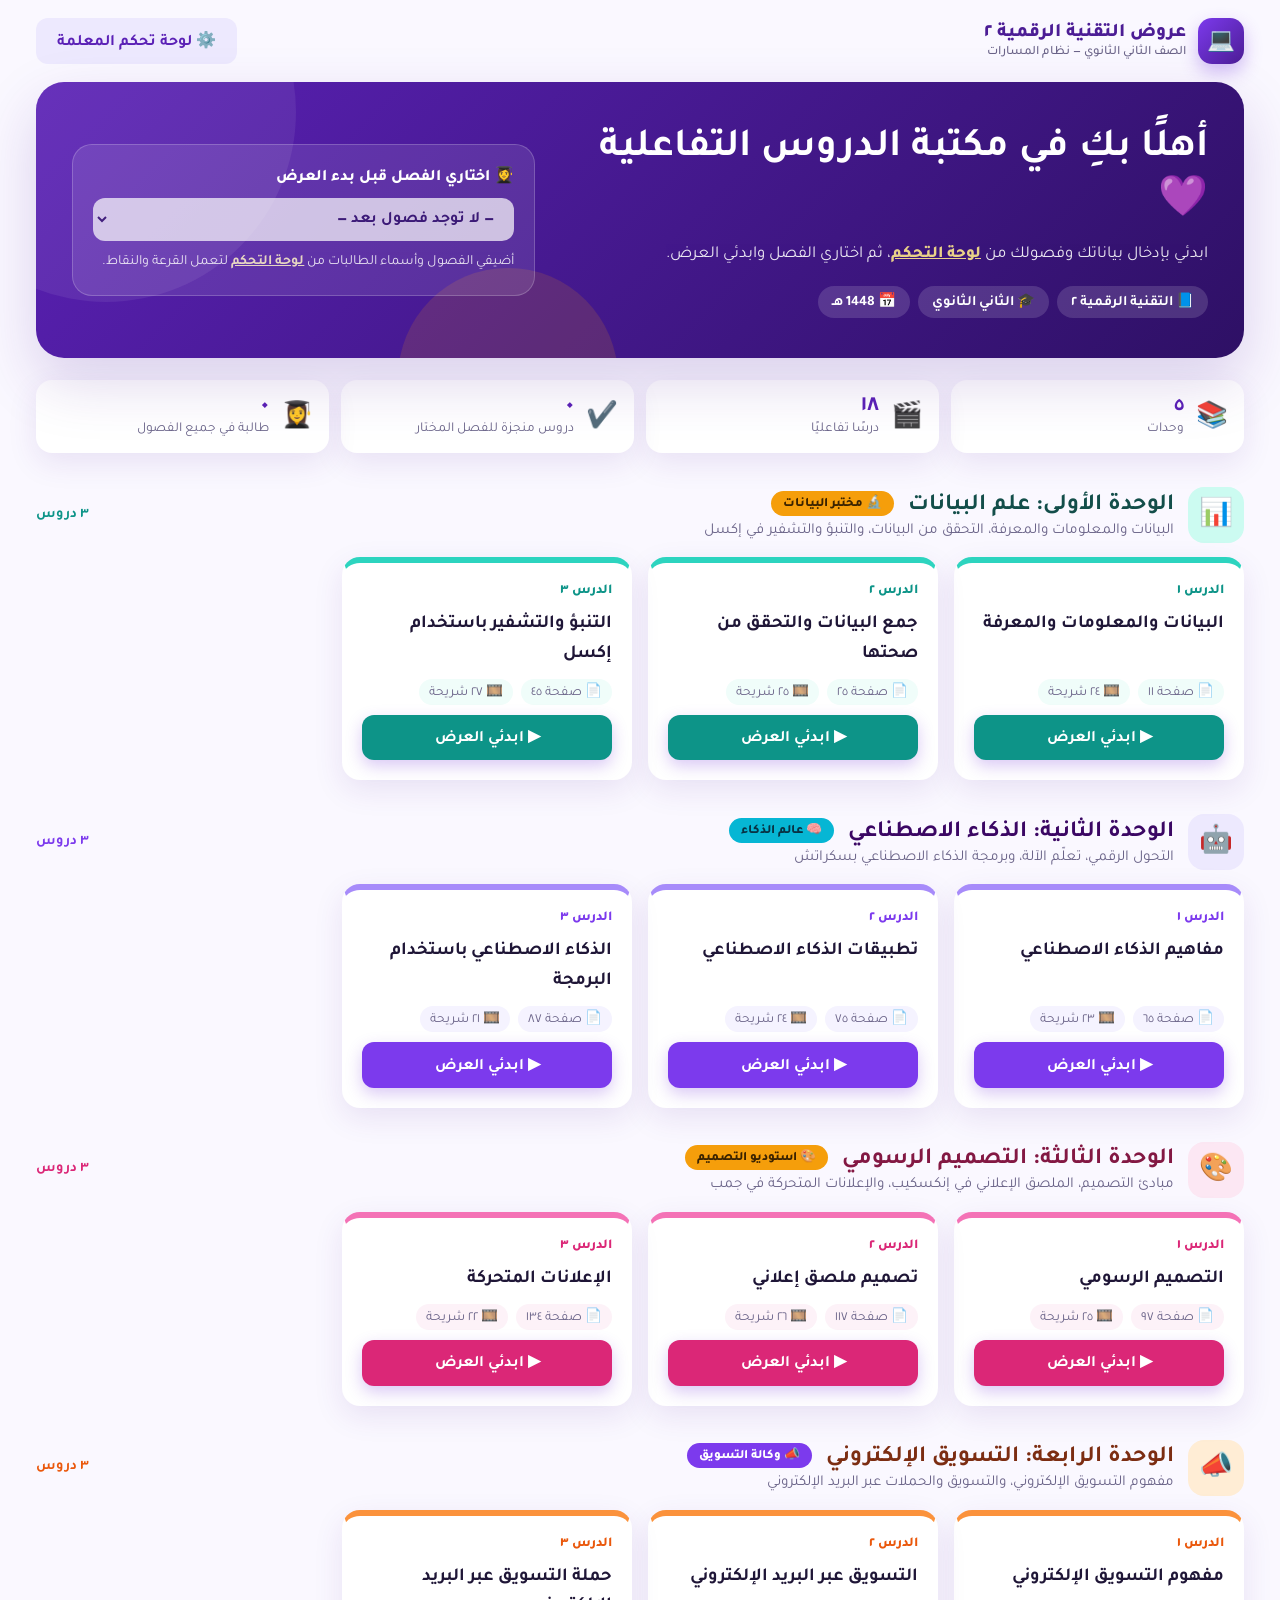
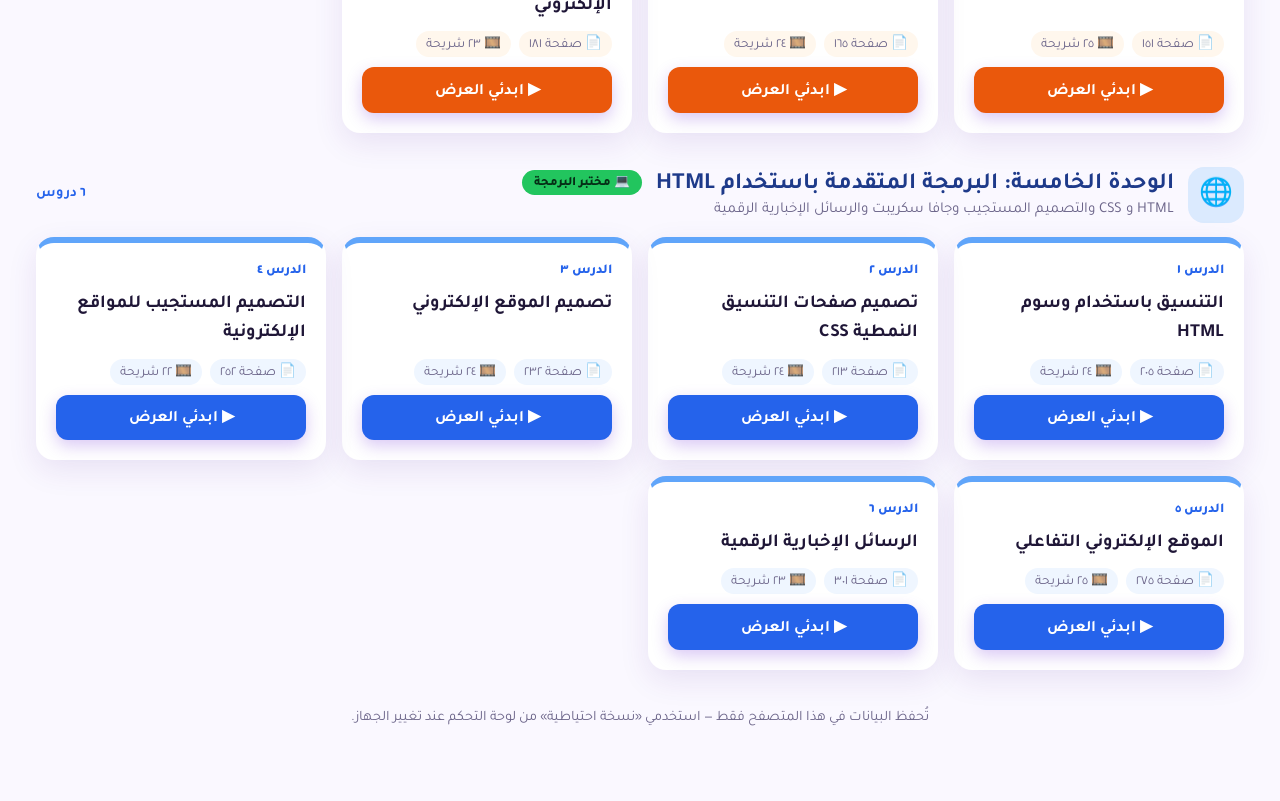
<file: index.html>
<!doctype html>
<html lang="ar" dir="rtl">
<head>
  <meta charset="utf-8">
  <meta name="viewport" content="width=device-width, initial-scale=1">
  <title>مكتبة الدروس — التقنية الرقمية ٢</title>
  <link rel="preconnect" href="https://fonts.googleapis.com">
  <link rel="preconnect" href="https://fonts.gstatic.com" crossorigin>
  <link href="https://fonts.googleapis.com/css2?family=Tajawal:wght@400;500;700;800;900&display=swap" rel="stylesheet">
  <link rel="stylesheet" href="css/style.css">
</head>
<body>
  <div class="page">

    <!-- الشريط العلوي -->
    <header class="topbar">
      <a class="brand" href="index.html">
        <span class="logo">💻</span>
        <span>عروض التقنية الرقمية ٢<small id="bookLine">الصف الثاني الثانوي — نظام المسارات</small></span>
      </a>
      <a class="btn ghost" href="dashboard.html">⚙️ لوحة تحكم المعلمة</a>
    </header>

    <!-- الترحيب واختيار الفصل -->
    <section class="hero">
      <div style="position:relative;z-index:1">
        <h1 id="welcome">أهلًا بكِ في مكتبة الدروس التفاعلية 💜</h1>
        <p id="welcomeSub">اختاري الفصل، ثم ابدئي عرض أي درس بضغطة واحدة.</p>
        <div class="hero-meta" id="heroMeta"></div>
      </div>
      <div class="class-box">
        <label for="classSelect">👩‍🎓 اختاري الفصل قبل بدء العرض</label>
        <select id="classSelect" class="input"></select>
        <div class="hint" id="classHint"></div>
      </div>
    </section>

    <!-- إحصائيات سريعة -->
    <div class="stats-row" id="statsRow"></div>

    <!-- الوحدات والدروس -->
    <main id="units"></main>

    <p class="footer-note">تُحفظ البيانات في هذا المتصفح فقط — استخدمي «نسخة احتياطية» من لوحة التحكم عند تغيير الجهاز.</p>
  </div>

  <script src="data/lessons.js"></script>
  <script src="js/storage.js"></script>
  <script>
    /* =========================================================
       منطق الصفحة الرئيسية (مكتبة الدروس)
       ========================================================= */
    (function () {
      'use strict';
      const data = window.LESSONS_DATA || { units: [] };
      const st = Store.get();
      const t = st.teacher;
      const $ = function (id) { return document.getElementById(id); };
      const esc = function (s) {
        return String(s || '').replace(/&/g, '&amp;').replace(/</g, '&lt;').replace(/>/g, '&gt;').replace(/"/g, '&quot;');
      };
      const arNum = function (n) { return String(n).replace(/\d/g, function (d) { return '٠١٢٣٤٥٦٧٨٩'[d]; }); };

      /* الترحيب باسم المعلمة والمدرسة */
      if (t.name) $('welcome').textContent = 'أهلًا بكِ يا أ. ' + t.name + ' 💜';
      const meta = [];
      if (t.school) meta.push('🏫 ' + t.school);
      if (t.subject) meta.push('📘 ' + t.subject);
      if (t.grade) meta.push('🎓 ' + t.grade);
      if (t.term) meta.push('🗓️ ' + t.term);
      if (t.year) meta.push('📅 ' + t.year);
      $('heroMeta').innerHTML = meta.map(function (m) { return '<span class="pill">' + esc(m) + '</span>'; }).join('');
      if (!t.name) $('welcomeSub').innerHTML = 'ابدئي بإدخال بياناتك وفصولك من <a href="dashboard.html" style="color:#fde68a;font-weight:800">لوحة التحكم</a>، ثم اختاري الفصل وابدئي العرض.';

      /* قائمة الفصول */
      const sel = $('classSelect');
      function fillClasses() {
        sel.innerHTML = '';
        if (!st.classes.length) {
          sel.appendChild(new Option('— لا توجد فصول بعد —', ''));
          sel.disabled = true;
          $('classHint').innerHTML = 'أضيفي الفصول وأسماء الطالبات من <a href="dashboard.html">لوحة التحكم</a> لتعمل القرعة والنقاط.';
          return;
        }
        sel.disabled = false;
        st.classes.forEach(function (c) {
          sel.appendChild(new Option(c.name + ' (' + arNum(c.students.length) + ' طالبة)', c.id));
        });
        if (!Store.getClass(st.currentClassId)) Store.update(function (d) { d.currentClassId = d.classes[0].id; }, true);
        sel.value = st.currentClassId;
        $('classHint').textContent = 'تُستخدم أسماء طالبات هذا الفصل في القرعة والنقاط، وتظهر ✔️ على الدروس المنجزة له.';
      }
      sel.addEventListener('change', function () {
        Store.update(function (d) { d.currentClassId = sel.value; }, true);
        renderUnits();
      });

      /* الإحصائيات السريعة */
      function renderStats() {
        const total = data.units.reduce(function (n, u) { return n + u.lessons.length; }, 0);
        const doneHere = st.currentClassId ? st.completed.filter(function (x) { return x.classId === st.currentClassId; }).length : 0;
        const students = st.classes.reduce(function (n, c) { return n + c.students.length; }, 0);
        const chips = [
          ['📚', arNum(data.units.length), 'وحدات'],
          ['🎬', arNum(total), 'درسًا تفاعليًا'],
          ['✔️', arNum(doneHere), 'دروس منجزة للفصل المختار'],
          ['👩‍🎓', arNum(students), 'طالبة في جميع الفصول']
        ];
        $('statsRow').innerHTML = chips.map(function (c) {
          return '<div class="stat-chip"><span class="ico">' + c[0] + '</span><div><b>' + c[1] + '</b><span>' + c[2] + '</span></div></div>';
        }).join('');
      }

      /* بطاقات الوحدات والدروس */
      function renderUnits() {
        const wrap = $('units');
        wrap.innerHTML = '';
        const cid = st.currentClassId;
        data.units.forEach(function (u, ui) {
          const done = u.lessons.filter(function (l) { return cid && Store.isCompleted(cid, l.id); }).length;
          const block = document.createElement('section');
          block.className = 'unit-block theme-' + (u.theme || u.id);   // ثيم الوحدة
          block.innerHTML =
            '<div class="unit-head">' +
              '<div class="unit-num">' + esc(u.icon || '📘') + '</div>' +
              '<div><h2>' + esc(u.title) + (u.themeName ? ' <span class="theme-pill">' + esc(u.themeName) + '</span>' : '') + '</h2><p>' + esc(u.subtitle || '') + '</p></div>' +
              '<div class="unit-progress">' + (cid ? arNum(done) + ' / ' + arNum(u.lessons.length) + ' منجزة' : arNum(u.lessons.length) + ' دروس') + '</div>' +
            '</div>';
          const grid = document.createElement('div');
          grid.className = 'lessons-grid';
          u.lessons.forEach(function (l, li) {
            const isDone = cid && Store.isCompleted(cid, l.id);
            const url = 'presentation.html?lesson=' + encodeURIComponent(l.id) + (cid ? '&class=' + encodeURIComponent(cid) : '');
            const card = document.createElement('article');
            card.className = 'lesson-card' + (isDone ? ' done' : '');
            card.innerHTML =
              (isDone ? '<span class="done-badge">✔️ تم شرحه</span>' : '') +
              '<div class="l-num">الدرس ' + arNum(li + 1) + '</div>' +
              '<h3>' + esc(l.title) + '</h3>' +
              '<div class="l-meta"><span>📄 صفحة ' + arNum(l.page) + '</span><span>🎞️ ' + arNum((l.slides || []).length) + ' شريحة</span></div>' +
              '<a class="btn" href="' + url + '">▶ ابدئي العرض</a>';
            grid.appendChild(card);
          });
          block.appendChild(grid);
          wrap.appendChild(block);
        });
        renderStats();
      }

      fillClasses();
      renderUnits();
    })();
  </script>
</body>
</html>
</file>
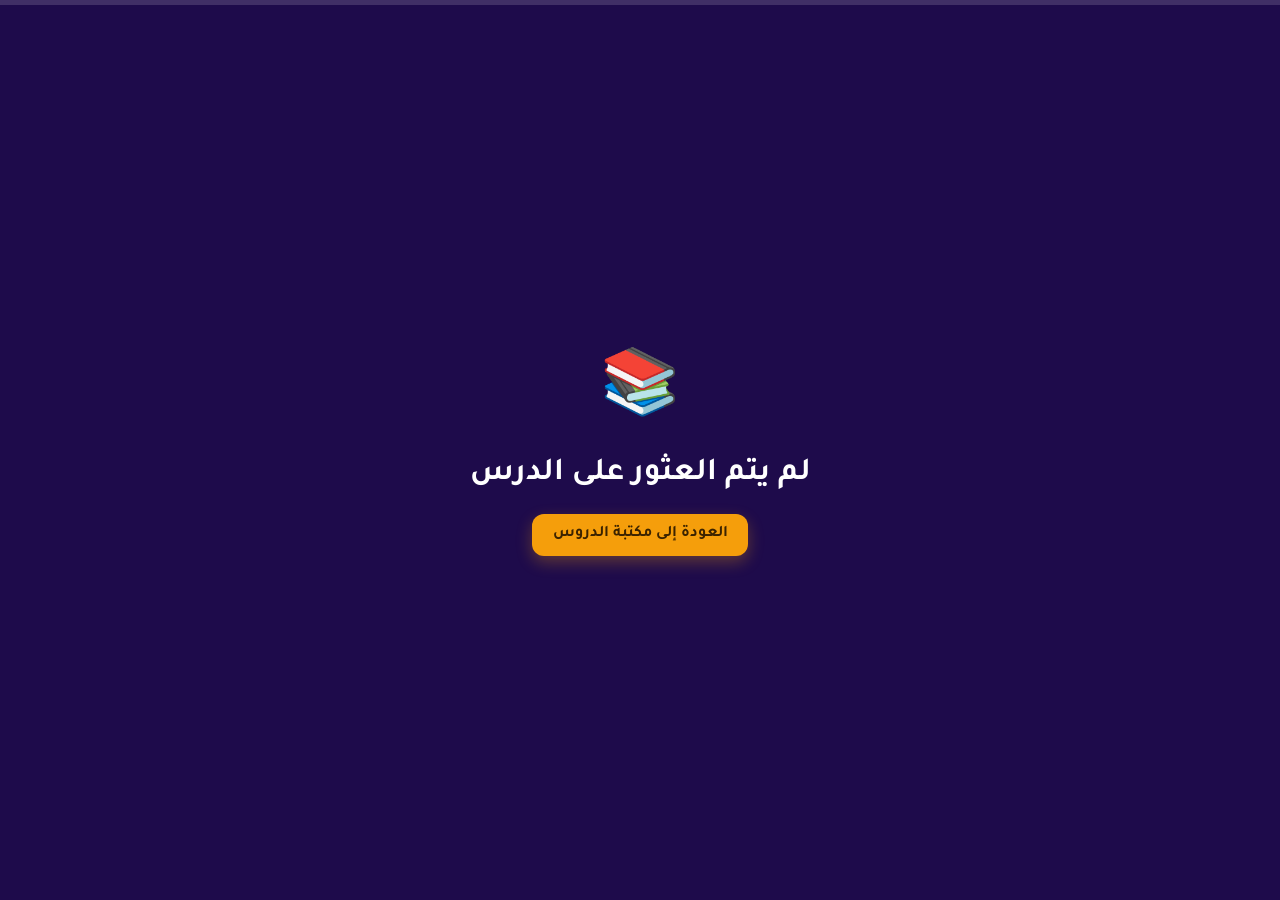
<file: presentation.html>
<!doctype html>
<html lang="ar" dir="rtl">
<head>
  <meta charset="utf-8">
  <meta name="viewport" content="width=device-width, initial-scale=1">
  <title>العرض التفاعلي — التقنية الرقمية ٢</title>
  <!-- الخط العربي (يُستخدم خط النظام تلقائيًا إذا لم يتوفر الإنترنت) -->
  <link rel="preconnect" href="https://fonts.googleapis.com">
  <link rel="preconnect" href="https://fonts.gstatic.com" crossorigin>
  <link href="https://fonts.googleapis.com/css2?family=Tajawal:wght@400;500;700;800;900&display=swap" rel="stylesheet">
  <link rel="stylesheet" href="css/style.css">
</head>
<body class="pres">

  <!-- المسرح: تُرسم فيه الشريحة الحالية -->
  <div id="viewport"><div id="stage" aria-live="polite"></div></div>

  <!-- شريط التقدم -->
  <div id="progress"><i></i></div>

  <!-- مؤشر الاختصارات -->
  <div id="hint">Space = التالي | ← → للتنقل | ت = تصفيق | ق = قرعة | F = ملء الشاشة</div>

  <!-- شريط التحكم -->
  <nav id="controls" aria-label="التحكم في العرض">
    <button id="btnPrev" type="button" title="السابق (←)">← السابق</button>
    <span class="counter-label" id="counter">1 / 1</span>
    <button id="btnNext" type="button" title="التالي (→ أو Space)">التالي →</button>
    <span class="sep"></span>
    <button id="btnClap" type="button" title="تصفيق (ت)">👏 تصفيق</button>
    <button id="btnPick" type="button" title="قرعة الأسماء (ق)">🎲 قرعة</button>
    <button id="btnFull" type="button" title="ملء الشاشة (F)">⛶</button>
    <button id="btnHome" type="button" title="مكتبة الدروس (Esc)">🏠 الرئيسية</button>
  </nav>

  <!-- نافذة قرعة الأسماء -->
  <div class="picker-back" id="picker" role="dialog" aria-modal="true" aria-label="قرعة الأسماء">
    <div class="picker-box">
      <button class="icon-btn pk-close" id="pkClose" type="button" title="إغلاق (Esc)">✕</button>
      <p class="pk-title">🎲 قرعة الأسماء</p>
      <div class="pk-class" id="pkClass"></div>
      <div class="pk-name" id="pkName">🎲</div>
      <div class="pk-actions">
        <button class="btn gold" id="pkDraw" type="button">🎲 اسحبي اسمًا</button>
        <button class="btn" id="pkPoint" type="button" disabled>+١ نقطة</button>
        <button class="btn ok" id="pkCorrect" type="button" disabled>إجابة صحيحة ✓</button>
        <button class="btn ghost" id="pkReset" type="button" title="تبدأ جولة جديدة يمكن فيها اختيار جميع الطالبات">🔄 إعادة البدء</button>
      </div>
      <div class="pk-result" id="pkResult"></div>
      <div class="pk-stats" id="pkStats"></div>
    </div>
  </div>

  <!-- طبقة المؤثرات (تصفيق واحتفال) -->
  <div id="fx" aria-hidden="true"></div>

  <script src="data/lessons.js"></script>
  <script src="js/storage.js"></script>
  <script src="js/app.js"></script>
</body>
</html>
</file>
<file: css/style.css>
/* =========================================================
   ملف التنسيقات العام للمشروع
   - المتغيرات (الألوان والخطوط)
   - التنسيقات المشتركة (أزرار، بطاقات، نوافذ)
   - الصفحة الرئيسية (مكتبة الدروس)
   - لوحة تحكم المعلمة
   - مشغّل العرض والشرائح التفاعلية
   ========================================================= */

/* ---------- المتغيرات: الهوية البصرية ---------- */
:root {
  --p950: #1e0b4b;
  --p900: #2e1065;
  --p800: #4c1d95;
  --p700: #5b21b6;
  --p600: #6d28d9;
  --p500: #7c3aed;
  --p400: #a78bfa;
  --p300: #c4b5fd;
  --p200: #ddd6fe;
  --p100: #ede9fe;
  --p50:  #f5f3ff;
  --acc: #f59e0b;        /* اللون المساعد (ذهبي دافئ) */
  --acc-soft: #fef3c7;
  --acc-ink: #3b2300;     /* لون النص فوق اللون المساعد */
  --ok: #10b981;
  --ok-soft: #d1fae5;
  --bad: #ef4444;
  --bad-soft: #fee2e2;
  --ink: #1f1637;        /* لون النص الأساسي */
  --muted: #6b6489;
  --line: #e7e3f4;
  --bg: #faf8ff;
  --card: #ffffff;
  --radius: 18px;
  --shadow: 0 10px 30px rgba(76, 29, 149, .10);
  --shadow-lg: 0 24px 60px rgba(76, 29, 149, .18);
  --font: "Tajawal", "Cairo", "Segoe UI", Tahoma, "Geeza Pro", Arial, sans-serif;
}

* { box-sizing: border-box; }

html, body {
  margin: 0;
  padding: 0;
  font-family: var(--font);
  color: var(--ink);
  background: var(--bg);
  direction: rtl;
}

button, input, select, textarea { font-family: inherit; }

button { cursor: pointer; }

a { color: var(--p600); }

/* ---------- الأزرار العامة ---------- */
.btn {
  display: inline-flex;
  align-items: center;
  justify-content: center;
  gap: .45em;
  border: 0;
  border-radius: 12px;
  padding: .7em 1.3em;
  font-size: 1rem;
  font-weight: 700;
  background: var(--p600);
  color: #fff;
  text-decoration: none;
  transition: transform .15s ease, box-shadow .2s ease, background .2s ease;
  box-shadow: 0 6px 16px rgba(109, 40, 217, .25);
  white-space: nowrap;
}
.btn:hover { background: var(--p700); transform: translateY(-2px); }
.btn:active { transform: translateY(1px) scale(.98); }
.btn:focus-visible { outline: 3px solid var(--acc); outline-offset: 2px; }
.btn.ghost { background: var(--p100); color: var(--p700); box-shadow: none; }
.btn.ghost:hover { background: var(--p200); }
.btn.gold { background: var(--acc); color: var(--acc-ink); box-shadow: 0 6px 16px rgba(245, 158, 11, .3); }
.btn.gold:hover { background: #d97f06; }
.btn.danger { background: var(--bad); box-shadow: 0 6px 16px rgba(239, 68, 68, .25); }
.btn.danger:hover { background: #c92f2f; }
.btn.ok { background: var(--ok); box-shadow: 0 6px 16px rgba(16, 185, 129, .25); }
.btn.sm { padding: .45em .9em; font-size: .9rem; border-radius: 10px; }
.btn[disabled] { opacity: .45; pointer-events: none; }

.icon-btn {
  width: 38px; height: 38px;
  border-radius: 10px;
  border: 0;
  background: var(--p50);
  color: var(--p700);
  font-size: 1.05rem;
  display: inline-flex; align-items: center; justify-content: center;
  transition: background .15s;
}
.icon-btn:hover { background: var(--p200); }
.icon-btn.del:hover { background: var(--bad-soft); color: var(--bad); }

/* ---------- الحقول ---------- */
.field { display: flex; flex-direction: column; gap: 6px; }
.field label { font-weight: 700; font-size: .95rem; color: var(--p800); }
.input, select.input, textarea.input {
  width: 100%;
  border: 2px solid var(--line);
  border-radius: 12px;
  padding: .65em .9em;
  font-size: 1rem;
  background: #fff;
  color: var(--ink);
  transition: border-color .15s, box-shadow .15s;
}
.input:focus { outline: none; border-color: var(--p400); box-shadow: 0 0 0 4px var(--p100); }
textarea.input { resize: vertical; min-height: 120px; line-height: 1.7; }

/* ---------- رسالة الحفظ (Toast) ---------- */
.toast {
  position: fixed;
  bottom: 24px;
  left: 24px;
  background: var(--p900);
  color: #fff;
  padding: 10px 18px;
  border-radius: 999px;
  font-weight: 700;
  font-size: .95rem;
  box-shadow: var(--shadow-lg);
  opacity: 0;
  transform: translateY(20px);
  transition: opacity .25s, transform .25s;
  pointer-events: none;
  z-index: 9999;
}
.toast.show { opacity: 1; transform: none; }
.toast.err { background: var(--bad); }

/* ---------- النافذة المنبثقة العامة (تأكيد/رسائل) ---------- */
.modal-back {
  position: fixed; inset: 0;
  background: rgba(30, 11, 75, .55);
  backdrop-filter: blur(4px);
  display: none;
  align-items: center; justify-content: center;
  z-index: 5000;
  padding: 16px;
}
.modal-back.open { display: flex; animation: fadeIn .2s ease; }
.modal {
  background: #fff;
  border-radius: 22px;
  padding: 28px;
  width: min(480px, 100%);
  box-shadow: var(--shadow-lg);
  text-align: center;
  animation: popIn .25s ease;
}
.modal h3 { margin: 0 0 8px; font-size: 1.35rem; color: var(--p800); }
.modal p { margin: 0 0 20px; color: var(--muted); line-height: 1.8; }
.modal .modal-icon { font-size: 2.6rem; margin-bottom: 6px; }
.modal .modal-actions { display: flex; gap: 10px; justify-content: center; flex-wrap: wrap; }

@keyframes fadeIn { from { opacity: 0; } to { opacity: 1; } }
@keyframes popIn { from { opacity: 0; transform: scale(.9); } to { opacity: 1; transform: none; } }

/* =========================================================
   الصفحة الرئيسية (مكتبة الدروس)
   ========================================================= */
.page { max-width: 1240px; margin: 0 auto; padding: 0 16px 60px; }

.topbar {
  display: flex; align-items: center; justify-content: space-between;
  gap: 12px; padding: 18px 0; flex-wrap: wrap;
}
.brand { display: flex; align-items: center; gap: 12px; font-weight: 800; font-size: 1.2rem; color: var(--p800); text-decoration: none; }
.brand .logo {
  width: 46px; height: 46px; border-radius: 14px;
  background: linear-gradient(135deg, var(--p500), var(--p800));
  color: #fff; display: grid; place-items: center; font-size: 1.4rem;
  box-shadow: 0 8px 18px rgba(109, 40, 217, .3);
}
.brand small { display: block; font-weight: 500; font-size: .8rem; color: var(--muted); }

.hero {
  position: relative;
  overflow: hidden;
  border-radius: 28px;
  padding: 40px 36px;
  background: linear-gradient(135deg, var(--p700), var(--p900));
  color: #fff;
  box-shadow: var(--shadow-lg);
  display: grid;
  grid-template-columns: 1.4fr 1fr;
  gap: 24px;
  align-items: center;
}
.hero::before, .hero::after {
  content: ""; position: absolute; border-radius: 50%;
  background: rgba(255, 255, 255, .07);
}
.hero::before { width: 380px; height: 380px; left: -120px; top: -160px; }
.hero::after { width: 220px; height: 220px; left: 30%; bottom: -130px; background: rgba(245, 158, 11, .14); }
.hero h1 { margin: 0 0 10px; font-size: clamp(1.6rem, 3.4vw, 2.5rem); line-height: 1.35; }
.hero p { margin: 0; opacity: .9; line-height: 1.8; font-size: 1.05rem; }
.hero .hero-meta { display: flex; gap: 8px; flex-wrap: wrap; margin-top: 16px; }
.pill {
  display: inline-flex; align-items: center; gap: 6px;
  padding: 6px 14px; border-radius: 999px;
  background: rgba(255, 255, 255, .14); font-weight: 700; font-size: .9rem;
}
.class-box {
  position: relative; z-index: 1;
  background: rgba(255, 255, 255, .1);
  border: 1px solid rgba(255, 255, 255, .2);
  border-radius: 20px; padding: 20px;
}
.class-box label { display: block; font-weight: 800; margin-bottom: 10px; }
.class-box select { border-color: transparent; font-weight: 700; color: var(--p900); }
.class-box .hint { font-size: .88rem; opacity: .85; margin-top: 10px; line-height: 1.7; }
.class-box .hint a { color: var(--acc-soft); font-weight: 700; }

.stats-row { display: flex; gap: 12px; margin: 22px 0 6px; flex-wrap: wrap; }
.stat-chip {
  flex: 1 1 160px;
  background: #fff; border-radius: 16px; padding: 14px 16px;
  box-shadow: var(--shadow);
  display: flex; align-items: center; gap: 12px;
}
.stat-chip .ico { font-size: 1.6rem; }
.stat-chip b { display: block; font-size: 1.4rem; color: var(--p700); }
.stat-chip span { font-size: .85rem; color: var(--muted); }

.unit-block { margin-top: 34px; }
.unit-head {
  display: flex; align-items: center; gap: 14px; margin-bottom: 14px;
}
.unit-num {
  width: 56px; height: 56px; border-radius: 16px; display: grid; place-items: center;
  font-size: 1.7rem; background: var(--p100);
}
.unit-head h2 { margin: 0; font-size: 1.45rem; color: var(--p900); }
.unit-head p { margin: 2px 0 0; color: var(--muted); font-size: .95rem; }
.unit-head .unit-progress { margin-inline-start: auto; font-weight: 700; color: var(--p600); font-size: .9rem; white-space: nowrap; }

.lessons-grid {
  display: grid;
  grid-template-columns: repeat(auto-fill, minmax(250px, 1fr));
  gap: 16px;
}
.lesson-card {
  position: relative;
  background: var(--card);
  border-radius: var(--radius);
  padding: 20px 18px 18px;
  box-shadow: var(--shadow);
  border: 2px solid transparent;
  display: flex; flex-direction: column; gap: 10px;
  transition: transform .2s ease, border-color .2s ease, box-shadow .2s ease;
}
.lesson-card:hover { transform: translateY(-4px); border-color: var(--p200); box-shadow: var(--shadow-lg); }
.lesson-card .l-num { font-size: .85rem; font-weight: 800; color: var(--p500); }
.lesson-card h3 { margin: 0; font-size: 1.15rem; line-height: 1.6; color: var(--ink); flex: 1; }
.lesson-card .l-meta { display: flex; gap: 8px; flex-wrap: wrap; font-size: .85rem; color: var(--muted); }
.lesson-card .l-meta span { background: var(--p50); padding: 3px 10px; border-radius: 999px; }
.lesson-card .btn { width: 100%; }
.lesson-card.done { border-color: var(--ok-soft); }
.done-badge {
  position: absolute; top: 14px; left: 14px;
  background: var(--ok-soft); color: #047857;
  font-weight: 800; font-size: .8rem; padding: 4px 10px; border-radius: 999px;
}

.footer-note { text-align: center; color: var(--muted); font-size: .9rem; margin-top: 40px; }

@media (max-width: 760px) {
  .hero { grid-template-columns: 1fr; padding: 28px 20px; }
}

/* =========================================================
   لوحة تحكم المعلمة
   ========================================================= */
.dash-layout { display: grid; grid-template-columns: 240px minmax(0, 1fr); gap: 22px; align-items: start; }
.dash-layout > * { min-width: 0; }
.dash-nav {
  position: sticky; top: 16px;
  background: #fff; border-radius: 20px; padding: 12px; box-shadow: var(--shadow);
  display: flex; flex-direction: column; gap: 4px;
}
.dash-nav button {
  text-align: start; border: 0; background: transparent; padding: 12px 14px;
  border-radius: 12px; font-size: 1rem; font-weight: 700; color: var(--muted);
  display: flex; gap: 10px; align-items: center;
}
.dash-nav button:hover { background: var(--p50); color: var(--p700); }
.dash-nav button.active { background: var(--p600); color: #fff; }

.panel {
  background: #fff; border-radius: 22px; padding: 24px; box-shadow: var(--shadow);
  margin-bottom: 20px;
}
.panel h2 { margin: 0 0 4px; font-size: 1.35rem; color: var(--p900); display: flex; gap: 10px; align-items: center; }
.panel .sub { margin: 0 0 18px; color: var(--muted); font-size: .95rem; line-height: 1.7; }
.tab-section { display: none; }
.tab-section.active { display: block; animation: fadeIn .25s ease; }

.form-grid { display: grid; grid-template-columns: repeat(auto-fill, minmax(230px, 1fr)); gap: 16px; }

.row { display: flex; gap: 10px; flex-wrap: wrap; align-items: end; }
.row .field { flex: 1 1 200px; }

.class-list { display: grid; grid-template-columns: repeat(auto-fill, minmax(220px, 1fr)); gap: 12px; margin-top: 16px; }
.class-item {
  border: 2px solid var(--line); border-radius: 16px; padding: 14px;
  display: flex; flex-direction: column; gap: 10px; cursor: pointer;
  transition: border-color .15s, background .15s;
}
.class-item:hover { border-color: var(--p300); }
.class-item.active { border-color: var(--p500); background: var(--p50); }
.class-item .c-top { display: flex; align-items: center; gap: 8px; }
.class-item .c-name { font-weight: 800; font-size: 1.1rem; flex: 1; color: var(--p900); }
.class-item .c-count { color: var(--muted); font-size: .9rem; }
.class-item input.input { padding: .4em .7em; }

.table-wrap { overflow-x: auto; border-radius: 14px; border: 1px solid var(--line); }
table.data { width: 100%; border-collapse: collapse; min-width: 720px; }
table.data th, table.data td { padding: 10px 12px; border-bottom: 1px solid var(--line); text-align: start; vertical-align: middle; }
table.data th { background: var(--p50); color: var(--p800); font-size: .9rem; font-weight: 800; white-space: nowrap; }
table.data tr:last-child td { border-bottom: 0; }
table.data tr:hover td { background: #fcfbff; }
table.data .input { padding: .4em .6em; font-size: .95rem; border-width: 1.5px; }
.counter { display: inline-flex; align-items: center; gap: 6px; }
.counter b { min-width: 28px; text-align: center; font-size: 1.05rem; color: var(--p700); }
.counter .icon-btn { width: 30px; height: 30px; font-size: .95rem; }

.empty {
  text-align: center; color: var(--muted); padding: 30px 10px;
  border: 2px dashed var(--line); border-radius: 16px; line-height: 1.8;
}
.empty .big { font-size: 2.4rem; display: block; margin-bottom: 4px; }

.kpis { display: grid; grid-template-columns: repeat(auto-fill, minmax(180px, 1fr)); gap: 14px; }
.kpi { background: var(--p50); border-radius: 18px; padding: 18px; }
.kpi .k-ico { font-size: 1.6rem; }
.kpi b { display: block; font-size: 2rem; color: var(--p700); margin-top: 4px; }
.kpi span { color: var(--muted); font-weight: 700; }

.top-list { display: grid; grid-template-columns: repeat(auto-fill, minmax(260px, 1fr)); gap: 14px; margin-top: 18px; }
.top-card { border: 2px solid var(--line); border-radius: 18px; padding: 16px; }
.top-card h4 { margin: 0 0 10px; color: var(--p800); }
.top-card ol { margin: 0; padding-inline-start: 22px; line-height: 2; }
.top-card .pts { color: var(--acc); font-weight: 800; }

.action-cards { display: grid; grid-template-columns: repeat(auto-fill, minmax(250px, 1fr)); gap: 14px; }
.action-card { border: 2px solid var(--line); border-radius: 18px; padding: 18px; display: flex; flex-direction: column; gap: 10px; }
.action-card .a-ico { font-size: 2rem; }
.action-card h4 { margin: 0; color: var(--p900); font-size: 1.1rem; }
.action-card p { margin: 0; color: var(--muted); font-size: .92rem; line-height: 1.7; flex: 1; }
.action-card.danger-zone { border-color: var(--bad-soft); background: #fffafa; }

.done-list { list-style: none; margin: 16px 0 0; padding: 0; display: flex; flex-direction: column; gap: 8px; }
.done-list li {
  display: flex; align-items: center; gap: 12px; padding: 12px 14px;
  border: 1.5px solid var(--line); border-radius: 14px; flex-wrap: wrap;
}
.done-list li .d-title { flex: 1; font-weight: 700; min-width: 200px; }
.done-list li .d-class { background: var(--p100); color: var(--p700); font-weight: 700; padding: 3px 10px; border-radius: 999px; font-size: .85rem; }
.done-list li .d-date { color: var(--muted); font-size: .9rem; }

@media (max-width: 860px) {
  .dash-layout { grid-template-columns: minmax(0, 1fr); }
  .dash-nav { position: static; flex-direction: row; overflow-x: auto; }
  .dash-nav button { white-space: nowrap; }
}

/* =========================================================
   مشغّل العرض
   الفكرة: مسرح ثابت بمقاس 1920×1080 يُكبَّر ويُصغَّر بالتحويل (scale)
   ليملأ الشاشة دائمًا بنسبة 16:9 دون أي تمرير
   ========================================================= */
body.pres {
  position: fixed;
  inset: 0;
  overflow: hidden;
  background: var(--p950);
  user-select: none;
  -webkit-user-select: none;
  touch-action: manipulation;
}
body.pres.hide-cursor { cursor: none; }
body.pres input, body.pres textarea { user-select: text; -webkit-user-select: text; }

#viewport { position: fixed; inset: 0; overflow: hidden; }

#stage {
  position: absolute;
  top: 0; left: 0;
  width: 1920px;
  height: 1080px;
  transform-origin: 0 0;
  overflow: hidden;
  background: #fff;
  font-size: 44px;               /* حجم النص الأساسي داخل الشرائح */
  line-height: 1.5;
}

/* شريط التقدم الرفيع أعلى الشاشة */
#progress {
  position: fixed; top: 0; right: 0; left: 0; height: 5px;
  background: rgba(255, 255, 255, .15); z-index: 60;
}
#progress i {
  display: block; height: 100%; width: 0;
  background: linear-gradient(90deg, var(--acc), var(--p400));
  margin-inline-start: 0;
  transition: width .4s ease;
}

/* شريط التحكم أسفل الشاشة */
#controls {
  position: fixed;
  bottom: 16px;
  left: 50%;
  transform: translateX(-50%);
  display: flex; align-items: center; gap: 6px;
  background: rgba(30, 11, 75, .88);
  backdrop-filter: blur(8px);
  padding: 8px 10px;
  border-radius: 999px;
  box-shadow: 0 12px 30px rgba(0, 0, 0, .25);
  z-index: 70;
  transition: opacity .35s ease, transform .35s ease;
}
#controls.hidden { opacity: 0; transform: translate(-50%, 20px); pointer-events: none; }
#controls button {
  border: 0; background: transparent; color: #fff;
  font-size: 15px; font-weight: 700;
  padding: 9px 14px; border-radius: 999px;
  display: inline-flex; align-items: center; gap: 6px;
  transition: background .15s;
}
#controls button:hover { background: rgba(255, 255, 255, .14); }
#controls .sep { width: 1px; height: 22px; background: rgba(255, 255, 255, .2); margin: 0 2px; }
#controls .counter-label { color: #fff; font-weight: 800; font-size: 15px; min-width: 64px; text-align: center; direction: ltr; }

/* مؤشر الاختصارات في الزاوية */
#hint {
  position: fixed; top: 14px; left: 14px;
  background: rgba(30, 11, 75, .72);
  color: #fff; font-size: 12.5px; font-weight: 700;
  padding: 6px 12px; border-radius: 999px;
  z-index: 60;
  transition: opacity .35s ease;
}
#hint.hidden { opacity: 0; }

/* طبقة المؤثرات (التصفيق والاحتفال) */
#fx { position: fixed; inset: 0; pointer-events: none; z-index: 4000; overflow: hidden; }
.clap-emoji {
  position: absolute; bottom: -60px;
  font-size: 44px;
  animation: flyUp 2.2s ease-out forwards;
}
@keyframes flyUp {
  0% { transform: translateY(0) scale(.6) rotate(0deg); opacity: 0; }
  12% { opacity: 1; }
  100% { transform: translateY(-75vh) scale(1.15) rotate(var(--rot, 20deg)); opacity: 0; }
}
.confetti {
  position: absolute; top: -20px;
  width: 12px; height: 18px; border-radius: 3px;
  animation: confettiFall var(--dur, 2.4s) cubic-bezier(.2, .6, .4, 1) forwards;
}
@keyframes confettiFall {
  0% { transform: translate(0, 0) rotate(0); opacity: 1; }
  100% { transform: translate(var(--dx, 0), 105vh) rotate(var(--rot, 540deg)); opacity: .9; }
}

/* ---------- الشريحة ---------- */
.slide {
  position: absolute; inset: 0;
  display: flex; flex-direction: column;
  padding: 70px 120px 120px;
  background:
    radial-gradient(circle at 96% 8%, var(--p100) 0 160px, transparent 161px),
    radial-gradient(circle at 3% 98%, var(--acc-soft) 0 120px, transparent 121px),
    #fff;
}
.slide.dark {
  color: #fff;
  background:
    radial-gradient(circle at 88% 12%, rgba(255, 255, 255, .08) 0 260px, transparent 261px),
    radial-gradient(circle at 8% 92%, rgba(245, 158, 11, .16) 0 200px, transparent 201px),
    linear-gradient(135deg, var(--p700), var(--p950));
}

/* انتقالات الشرائح */
.slide.t-fade { animation: tFade .55s ease both; }
.slide.t-slide { animation: tSlide .55s cubic-bezier(.2, .7, .2, 1) both; }
.slide.t-slide-back { animation: tSlideBack .55s cubic-bezier(.2, .7, .2, 1) both; }
.slide.t-zoom { animation: tZoom .55s cubic-bezier(.2, .7, .2, 1) both; }
@keyframes tFade { from { opacity: 0; } to { opacity: 1; } }
@keyframes tSlide { from { opacity: 0; transform: translateX(-80px); } to { opacity: 1; transform: none; } }
@keyframes tSlideBack { from { opacity: 0; transform: translateX(80px); } to { opacity: 1; transform: none; } }
@keyframes tZoom { from { opacity: 0; transform: scale(.94); } to { opacity: 1; transform: none; } }

/* نسخة القياس المخفية (شبكة أمان الملاءمة) */
.slide.measuring { visibility: hidden; pointer-events: none; z-index: -1; }
.slide.measuring *, .slide.measuring { animation: none !important; transition: none !important; }
.slide.measuring .rv { opacity: 1; transform: none; }

/* ظهور العناصر بالتتابع: كل عنصر يحمل --i لترتيبه */
.rv { opacity: 0; animation: rvIn .6s cubic-bezier(.2, .7, .2, 1) forwards; animation-delay: calc(var(--i, 0) * 130ms + 180ms); }
@keyframes rvIn { from { opacity: 0; transform: translateY(26px); } to { opacity: 1; transform: none; } }

/* رأس الشريحة: وسم الاستراتيجية + العنوان */
.s-head { display: flex; flex-direction: column; align-items: flex-start; gap: 14px; margin-bottom: 34px; }
.tag {
  display: inline-flex; align-items: center; gap: 12px;
  padding: 10px 26px; border-radius: 999px;
  background: var(--p100); color: var(--p700);
  font-size: 30px; font-weight: 800;
}
.slide.dark .tag { background: rgba(255, 255, 255, .14); color: #fff; }
.s-title { margin: 0; font-size: 76px; line-height: 1.3; font-weight: 900; color: var(--p900); }
.slide.dark .s-title { color: #fff; }
.s-sub { margin: 0; font-size: 40px; color: var(--muted); font-weight: 500; }
.slide.dark .s-sub { color: rgba(255, 255, 255, .8); }

.s-body { flex: 1; min-height: 0; display: flex; flex-direction: column; gap: 28px; }
.center-col { align-items: center; justify-content: center; text-align: center; }

/* زر داخل الشريحة (أكبر من أزرار الصفحات) */
.s-btn {
  border: 0; border-radius: 22px; white-space: nowrap;
  padding: 18px 40px;
  font-size: 36px; font-weight: 800;
  background: var(--p600); color: #fff;
  box-shadow: 0 10px 24px rgba(109, 40, 217, .3);
  display: inline-flex; align-items: center; gap: 14px;
  transition: transform .15s ease, background .2s ease;
}
.s-btn:hover { background: var(--p700); transform: translateY(-3px); }
.s-btn:active { transform: scale(.97); }
.s-btn.gold { background: var(--acc); color: var(--acc-ink); box-shadow: 0 10px 24px rgba(245, 158, 11, .35); }
.s-btn.gold:hover { filter: brightness(.94); }
.s-btn.ghost { background: var(--p100); color: var(--p700); box-shadow: none; }
.s-btn.ghost:hover { background: var(--p200); }
.s-btn.light { background: #fff; color: var(--p800); }
.s-btn[disabled] { opacity: .4; pointer-events: none; }

/* ---------- الشريحة الترحيبية والختامية ---------- */
.welcome-wrap { flex: 1; display: flex; flex-direction: column; justify-content: center; gap: 26px; }
.welcome-wrap .w-unit { font-size: 40px; font-weight: 700; opacity: .85; }
.welcome-wrap .w-title { font-size: 112px; font-weight: 900; line-height: 1.25; margin: 0; }
.welcome-wrap .w-emoji { font-size: 130px; line-height: 1; }
.welcome-meta { display: flex; gap: 22px; flex-wrap: wrap; margin-top: 20px; }
.welcome-meta .wm {
  background: rgba(255, 255, 255, .12); border: 2px solid rgba(255, 255, 255, .18);
  padding: 16px 30px; border-radius: 24px; font-size: 34px; font-weight: 700;
}
.welcome-meta .wm small { display: block; font-size: 24px; opacity: .7; font-weight: 500; }

.closing-wrap { flex: 1; display: flex; flex-direction: column; align-items: center; justify-content: center; text-align: center; gap: 26px; }
.closing-wrap .c-emoji { font-size: 150px; line-height: 1; animation: bob 2.6s ease-in-out infinite; }
.closing-wrap h2 { font-size: 104px; margin: 0; font-weight: 900; }
.closing-wrap p { font-size: 46px; margin: 0; max-width: 1400px; opacity: .92; }
.closing-actions { display: flex; gap: 20px; margin-top: 18px; flex-wrap: wrap; justify-content: center; }
@keyframes bob { 0%, 100% { transform: translateY(0); } 50% { transform: translateY(-16px); } }

/* ---------- التحضير (قرعة + مراجعة) ---------- */
.warm-grid { flex: 1; display: grid; grid-template-columns: 1fr 1.5fr; gap: 50px; min-height: 0; }
.picker-card {
  background: linear-gradient(160deg, var(--p600), var(--p900));
  color: #fff; border-radius: 40px; padding: 50px;
  display: flex; flex-direction: column; align-items: center; justify-content: center; gap: 26px; text-align: center;
}
.picker-card .p-emoji { font-size: 140px; line-height: 1; }
.picker-card p { margin: 0; font-size: 36px; opacity: .9; }
.review-card {
  background: var(--p50); border-radius: 40px; padding: 40px 48px;
  display: flex; flex-direction: column; gap: 20px; justify-content: center; min-height: 0;
}
.review-card .r-label { font-size: 32px; font-weight: 800; color: var(--p600); }
.review-card .r-q { font-size: 46px; font-weight: 800; line-height: 1.45; color: var(--p900); }
.review-card .answer-box { font-size: 32px; padding: 16px 28px; }

/* صندوق الإجابة الذي يُكشف عند الضغط */
.answer-box {
  background: var(--ok-soft); color: #065f46;
  border-radius: 26px; padding: 22px 34px;
  font-size: 40px; font-weight: 700; line-height: 1.5;
  display: none;
}
.answer-box.show { display: block; animation: popIn .35s ease; }

/* ---------- الأهداف ---------- */
.obj-list { list-style: none; margin: 0; padding: 0; display: flex; flex-direction: column; gap: 26px; }
.obj-list li {
  display: flex; align-items: center; gap: 30px;
  background: var(--p50); border-radius: 30px; padding: 26px 36px;
  font-size: 48px; font-weight: 700; color: var(--p900);
}
.obj-list .o-num {
  flex: none; width: 84px; height: 84px; border-radius: 24px;
  background: var(--p600); color: #fff; display: grid; place-items: center;
  font-size: 44px; font-weight: 900;
}

/* ---------- التمهيد / القصة / ماذا تتوقعين ---------- */
.hook-wrap { flex: 1; display: grid; grid-template-columns: 300px 1fr; gap: 60px; align-items: center; }
.hook-emoji {
  width: 300px; height: 300px; border-radius: 80px; background: var(--p100);
  display: grid; place-items: center; font-size: 170px;
}
.hook-text { display: flex; flex-direction: column; gap: 30px; }
.hook-text .story { font-size: 46px; line-height: 1.65; margin: 0; color: var(--ink); }
.hook-text .question {
  font-size: 54px; font-weight: 900; color: var(--p700); margin: 0; line-height: 1.45;
  border-inline-start: 12px solid var(--acc); padding-inline-start: 30px;
}
.reveal-zone { display: flex; flex-direction: column; gap: 22px; align-items: flex-start; }

/* ---------- نقاط الشرح (لاحظي واكتشفي) ---------- */
.points-grid { flex: 1; display: grid; gap: 30px; align-content: center; }
.points-grid.c2 { grid-template-columns: repeat(2, 1fr); }
.points-grid.c3 { grid-template-columns: repeat(3, 1fr); }
.points-grid.c4 { grid-template-columns: repeat(4, 1fr); }
.point {
  background: #fff; border: 4px solid var(--p100); border-radius: 34px;
  padding: 34px 34px; display: flex; flex-direction: column; gap: 14px;
  box-shadow: 0 14px 34px rgba(76, 29, 149, .08);
}
.point .pt-ico { font-size: 78px; line-height: 1.1; }
.point h3 { margin: 0; font-size: 48px; color: var(--p800); font-weight: 900; line-height: 1.3; }
.point p { margin: 0; font-size: 36px; color: var(--muted); line-height: 1.55; }
.point.hidden-pt { cursor: pointer; background: var(--p50); border-style: dashed; border-color: var(--p300); align-items: center; justify-content: center; text-align: center; }
.point.hidden-pt .pt-ico { font-size: 90px; }
.point.hidden-pt h3 { color: var(--p500); }

/* نسخة مضغوطة عند كثرة البطاقات */
.points-grid.tight { gap: 24px; }
.points-grid.tight .point { padding: 22px 28px; gap: 8px; }
.points-grid.tight .pt-ico { font-size: 56px; }
.points-grid.tight h3 { font-size: 40px; }
.points-grid.tight p { font-size: 31px; }

/* ---------- البطاقات المقلوبة ---------- */
.flip-grid { flex: 1; display: grid; gap: 34px; align-content: center; }
.flip-grid.c2 { grid-template-columns: repeat(2, 1fr); }
.flip-grid.c3 { grid-template-columns: repeat(3, 1fr); }
.flip-grid.c4 { grid-template-columns: repeat(4, 1fr); }
.flip { perspective: 1600px; height: 330px; cursor: pointer; }
.flip.tall { height: 560px; }
.flip-in { position: relative; width: 100%; height: 100%; transition: transform .7s cubic-bezier(.3, .8, .3, 1); transform-style: preserve-3d; }
.flip.flipped .flip-in { transform: rotateY(180deg); }
.flip-face {
  position: absolute; inset: 0; border-radius: 36px; backface-visibility: hidden; -webkit-backface-visibility: hidden;
  display: flex; flex-direction: column; align-items: center; justify-content: center; text-align: center;
  padding: 30px; gap: 14px;
}
.flip-front { background: linear-gradient(150deg, var(--p500), var(--p800)); color: #fff; box-shadow: 0 16px 34px rgba(76, 29, 149, .25); }
.flip-front .f-ico { font-size: 92px; line-height: 1; }
.flip-front .f-t { font-size: 46px; font-weight: 900; line-height: 1.3; }
.flip-front .f-tap { font-size: 26px; opacity: .75; }
.flip-back { background: var(--acc-soft); color: var(--ink); transform: rotateY(180deg); border: 4px solid #fcd34d; font-size: 36px; font-weight: 700; line-height: 1.5; }

/* ---------- السؤال متعدد الخيارات ---------- */
.mcq-q { font-size: 62px; font-weight: 900; color: var(--p900); line-height: 1.4; margin: 0; }
.mcq-grid { display: grid; grid-template-columns: repeat(2, 1fr); gap: 30px; }
.mcq-opt {
  display: flex; align-items: center; gap: 28px;
  background: #fff; border: 5px solid var(--p100); border-radius: 32px;
  padding: 26px 34px; font-size: 44px; font-weight: 800; color: var(--ink);
  text-align: start; min-height: 150px;
  transition: transform .15s ease, border-color .2s, background .2s;
}
.mcq-opt:hover { border-color: var(--p300); transform: translateY(-4px); }
.mcq-opt .o-ico {
  flex: none; width: 92px; height: 92px; border-radius: 26px;
  display: grid; place-items: center; font-size: 46px; font-weight: 900; color: #fff;
}
.mcq-opt:nth-child(1) .o-ico { background: var(--p600); }
.mcq-opt:nth-child(2) .o-ico { background: var(--acc); }
.mcq-opt:nth-child(3) .o-ico { background: #ec4899; }
.mcq-opt:nth-child(4) .o-ico { background: #0ea5e9; }
.mcq-opt.correct { border-color: var(--ok); background: var(--ok-soft); }
.mcq-opt.correct .o-ico { background: var(--ok); }
.mcq-opt.wrong { border-color: var(--bad); background: var(--bad-soft); }
.shake { animation: shake .45s ease; }
@keyframes shake {
  0%, 100% { transform: translateX(0); }
  20% { transform: translateX(-14px); }
  40% { transform: translateX(12px); }
  60% { transform: translateX(-8px); }
  80% { transform: translateX(5px); }
}

/* رسالة التقييم الفوري */
.feedback {
  min-height: 90px;
  display: flex; align-items: center; justify-content: center; gap: 18px;
  font-size: 46px; font-weight: 900; text-align: center;
}
.feedback .fb { padding: 14px 40px; border-radius: 999px; animation: popIn .3s ease; }
.feedback .fb.good { background: var(--ok-soft); color: #047857; }
.feedback .fb.bad { background: var(--bad-soft); color: #b91c1c; }
.explain-note { font-size: 34px; color: var(--muted); text-align: center; animation: fadeIn .4s ease; }

/* ---------- صح أم خطأ ---------- */
.tf-list { display: flex; flex-direction: column; gap: 18px; flex: 1; justify-content: center; }
.tf-row {
  display: flex; align-items: center; gap: 10px 30px;
  background: var(--p50); border-radius: 30px; padding: 14px 26px 14px 30px;
  border: 4px solid transparent; transition: border-color .2s, background .2s;
}
.tf-row .tf-text { flex: 1; font-size: 40px; font-weight: 700; line-height: 1.4; }
.tf-row.right .tf-btns { display: none; }
.tf-row .tf-btns { display: flex; gap: 16px; flex: none; }
.tf-btn {
  width: 116px; height: 86px; border-radius: 24px; border: 0;
  font-size: 54px; font-weight: 900; color: #fff;
  transition: transform .15s ease;
}
.tf-btn:hover { transform: translateY(-3px); }
.tf-btn.t { background: var(--ok); }
.tf-btn.f { background: var(--bad); }
.tf-row.right { border-color: var(--ok); background: var(--ok-soft); }
.tf-row.wrong-ans { border-color: var(--bad); }
.tf-row .tf-why { flex-basis: 100%; font-size: 29px; color: #065f46; font-weight: 700; display: none; }
.tf-row.right .tf-why { display: block; }
.tf-row { flex-wrap: wrap; }

/* ---------- العصف الذهني ---------- */
.bs-wrap { flex: 1; display: flex; flex-direction: column; gap: 26px; min-height: 0; }
.bs-center {
  align-self: center;
  background: linear-gradient(135deg, var(--p600), var(--p800)); color: #fff;
  border-radius: 40px; padding: 28px 50px; font-size: 52px; font-weight: 900; text-align: center; line-height: 1.4;
  max-width: 1500px;
}
.bs-cloud { flex: 1; display: flex; flex-wrap: wrap; gap: 20px; align-content: flex-start; justify-content: center; overflow: hidden; min-height: 0; }
.bubble {
  padding: 16px 32px; border-radius: 999px; font-size: 38px; font-weight: 800;
  background: var(--p100); color: var(--p800); animation: popIn .35s ease;
  display: inline-flex; align-items: center; gap: 12px;
}
.bubble.mine { background: var(--acc-soft); color: #92400e; }
.bubble .x { border: 0; background: transparent; font-size: 28px; color: inherit; opacity: .5; padding: 0 4px; }
.bubble .x:hover { opacity: 1; }
.bs-input { display: flex; gap: 18px; justify-content: center; }
.bs-input input {
  width: 900px; font-size: 36px; padding: 16px 30px; border-radius: 22px;
  border: 4px solid var(--p200); font-weight: 700; color: var(--ink);
}
.bs-input input:focus { outline: none; border-color: var(--p500); }

/* ---------- العدّاد التنازلي ---------- */
.timer { display: flex; flex-direction: column; align-items: center; gap: 22px; }
.timer-ring { position: relative; width: 300px; height: 300px; }
.timer-ring svg { width: 100%; height: 100%; transform: rotate(-90deg); }
.timer-ring circle { fill: none; stroke-width: 22; }
.timer-ring .bg { stroke: var(--p100); }
.timer-ring .fg { stroke: var(--p600); stroke-linecap: round; transition: stroke-dashoffset 1s linear, stroke .3s; }
.timer-ring.low .fg { stroke: var(--bad); }
.timer-ring .t-num {
  position: absolute; inset: 0; display: grid; place-items: center;
  font-size: 86px; font-weight: 900; color: var(--p900); direction: ltr;
}
.timer-ring.done .t-num { color: var(--bad); animation: pulse 1s ease infinite; }
@keyframes pulse { 50% { transform: scale(1.08); } }
.timer-btns { display: flex; gap: 14px; }
.timer-btns .s-btn { padding: 14px 30px; font-size: 32px; }

/* ---------- فكّري - زاوجي - شاركي ---------- */
.tps-wrap { flex: 1; display: grid; grid-template-columns: 1fr 440px; gap: 50px; min-height: 0; }
.tps-left { display: flex; flex-direction: column; gap: 30px; }
.tps-q {
  font-size: 54px; font-weight: 900; color: var(--p900); line-height: 1.45;
  background: var(--p50); border-radius: 34px; padding: 34px 40px;
}
.tps-steps { display: grid; grid-template-columns: repeat(3, 1fr); gap: 24px; }
.tps-step {
  border: 4px solid var(--p100); border-radius: 30px; padding: 24px; text-align: center; cursor: pointer;
  transition: border-color .2s, background .2s, transform .15s;
}
.tps-step:hover { transform: translateY(-3px); }
.tps-step .ts-ico { font-size: 70px; line-height: 1.2; }
.tps-step b { display: block; font-size: 44px; color: var(--p800); }
.tps-step span { font-size: 30px; color: var(--muted); }
.tps-step.active { border-color: var(--p500); background: var(--p50); }
.tps-left.answered .tps-steps { display: none; }
.tps-left .answer-box { font-size: 36px; }

/* ---------- السحب والإفلات (التصنيف) ---------- */
.sort-wrap { flex: 1; display: flex; flex-direction: column; gap: 30px; min-height: 0; }
.sort-pool {
  display: flex; flex-wrap: wrap; gap: 18px; justify-content: center;
  min-height: 110px; padding: 18px; border-radius: 30px; background: var(--p50);
}
.chip {
  padding: 16px 30px; border-radius: 22px; background: #fff;
  border: 4px solid var(--p200); font-size: 36px; font-weight: 800; color: var(--p900);
  cursor: grab; touch-action: none; position: relative;
  box-shadow: 0 6px 14px rgba(76, 29, 149, .1);
}
.chip.dragging { cursor: grabbing; z-index: 50; box-shadow: 0 20px 40px rgba(76, 29, 149, .3); transition: none; }
.chip.placed { border-color: var(--ok); background: var(--ok-soft); cursor: default; }
.chip.back { transition: transform .3s ease; }
.sort-bins { flex: 1; display: grid; gap: 26px; min-height: 0; }
.bin {
  border: 5px dashed var(--p300); border-radius: 34px; padding: 22px;
  display: flex; flex-direction: column; gap: 16px; transition: background .2s, border-color .2s;
  min-height: 0;
}
.bin.over { background: var(--p50); border-color: var(--p600); }
.bin h4 { margin: 0; font-size: 44px; text-align: center; color: var(--p700); font-weight: 900; }
.bin .bin-items { display: flex; flex-wrap: wrap; gap: 14px; justify-content: center; align-content: flex-start; }
.bin .bin-items .chip { font-size: 30px; padding: 10px 22px; }

/* ---------- الترتيب ---------- */
.order-list { list-style: none; margin: 0; padding: 0; display: flex; flex-direction: column; gap: 18px; }
.order-item {
  display: flex; align-items: center; gap: 26px;
  background: #fff; border: 4px solid var(--p200); border-radius: 26px;
  padding: 16px 28px; font-size: 38px; font-weight: 800; cursor: grab; touch-action: none;
  box-shadow: 0 6px 14px rgba(76, 29, 149, .08);
}
.order-item .grip { color: var(--p300); font-size: 40px; }
.order-item .o-n {
  width: 64px; height: 64px; flex: none; border-radius: 18px; background: var(--p100); color: var(--p700);
  display: grid; place-items: center; font-weight: 900;
}
.order-item.dragging { z-index: 50; box-shadow: 0 20px 40px rgba(76, 29, 149, .3); cursor: grabbing; }
.order-item.drop-target { border-color: var(--p600); background: var(--p50); }
.order-item.ok { border-color: var(--ok); background: var(--ok-soft); }
.order-item.no { border-color: var(--bad); background: var(--bad-soft); }

/* نسخة مضغوطة للقوائم الطويلة */
.order-list.compact { gap: 12px; }
.order-list.compact .order-item { font-size: 32px; padding: 8px 24px; }
.order-list.compact .o-n { width: 52px; height: 52px; border-radius: 14px; }

/* ---------- الخطوات المتتابعة ---------- */
.steps { list-style: none; margin: 0; padding: 0; display: flex; flex-direction: column; gap: 20px; }
.steps li {
  display: flex; align-items: center; gap: 28px; font-size: 42px; font-weight: 700;
  background: var(--p50); border-radius: 26px; padding: 18px 30px;
}
.steps li .st-n {
  width: 76px; height: 76px; flex: none; border-radius: 50%;
  background: var(--p600); color: #fff; display: grid; place-items: center; font-weight: 900; font-size: 40px;
}
.steps li.locked { background: transparent; border: 4px dashed var(--p200); color: var(--p300); cursor: pointer; }
.steps li.locked .st-n { background: var(--p200); }

.steps.compact { gap: 12px; }
.steps.compact li { font-size: 34px; padding: 10px 26px; gap: 22px; }
.steps.compact li .st-n { width: 56px; height: 56px; font-size: 30px; }

/* ---------- جدول المقارنة ---------- */
.cmp { width: 100%; border-collapse: separate; border-spacing: 0 16px; font-size: 38px; }
.cmp th { font-size: 44px; padding: 16px 26px; color: #fff; background: var(--p700); }
.cmp th:first-child { border-radius: 0 26px 26px 0; background: var(--p900); }
.cmp th:last-child { border-radius: 26px 0 0 26px; }
.cmp td { background: var(--p50); padding: 20px 26px; font-weight: 700; line-height: 1.4; }
.cmp td:first-child { border-radius: 0 26px 26px 0; color: var(--p700); font-weight: 900; }
.cmp td:last-child { border-radius: 26px 0 0 26px; }

/* ---------- الكود والمعاينة ---------- */
.code-wrap { flex: 1; display: grid; grid-template-columns: 1.15fr 1fr; gap: 40px; min-height: 0; }
.code-box {
  direction: ltr; text-align: left;
  background: #1e1b2e; color: #e9e6ff; border-radius: 30px; padding: 34px 40px;
  font-family: Consolas, Menlo, Tahoma, monospace; font-size: 30px; line-height: 1.55;
  white-space: pre; overflow: hidden; margin: 0;
}
.code-box .tk-tag { color: #f472b6; }
.code-box .tk-attr { color: #fbbf24; }
.code-box .tk-str { color: #86efac; }
.code-box .tk-com { color: #8b85a8; }
.preview-box { display: flex; flex-direction: column; gap: 16px; min-height: 0; }
.preview-box .pv-label { font-size: 30px; font-weight: 800; color: var(--p600); }
.preview-box iframe { flex: 1; width: 100%; border: 4px solid var(--p100); border-radius: 30px; background: #fff; }
.preview-box .pv-hidden {
  flex: 1; border: 4px dashed var(--p200); border-radius: 30px; display: grid; place-items: center;
  color: var(--p400); font-size: 40px; font-weight: 800; text-align: center; padding: 30px;
}

/* ---------- تحدّي الدقيقة ---------- */
.ch-wrap { flex: 1; display: grid; grid-template-columns: 1fr 460px; gap: 50px; min-height: 0; }
.ch-list { list-style: none; margin: 0; padding: 0; display: flex; flex-direction: column; gap: 20px; justify-content: center; }
.ch-list li {
  background: var(--p50); border-radius: 26px; padding: 18px 28px;
  display: flex; align-items: center; gap: 22px; flex-wrap: wrap;
}
.ch-list .ch-n {
  width: 64px; height: 64px; flex: none; border-radius: 18px; background: var(--acc); color: var(--acc-ink);
  display: grid; place-items: center; font-weight: 900; font-size: 36px;
}
.ch-list .ch-q { flex: 1; font-size: 40px; font-weight: 800; }
.ch-list .ch-a { font-size: 34px; font-weight: 800; color: #047857; background: var(--ok-soft); padding: 6px 22px; border-radius: 16px; display: none; }
.ch-list li.open .ch-a { display: inline-block; animation: popIn .3s ease; }
.ch-list .ch-reveal { border: 0; background: #fff; color: var(--p600); font-size: 28px; font-weight: 800; padding: 10px 20px; border-radius: 14px; }

/* ---------- المراجعة والتلخيص ---------- */
.review-grid { flex: 1; display: grid; grid-template-columns: repeat(2, 1fr); gap: 26px; align-content: center; }
.review-item {
  display: flex; gap: 24px; align-items: flex-start;
  background: var(--p50); border-radius: 30px; padding: 26px 30px;
  border-inline-start: 12px solid var(--p500);
}
.review-item .ri-ico { font-size: 60px; line-height: 1.1; }
.review-item b { display: block; font-size: 42px; color: var(--p900); line-height: 1.35; }
.review-item span { font-size: 34px; color: var(--muted); line-height: 1.45; }

/* ---------- نافذة القرعة ---------- */
.picker-back {
  position: fixed; inset: 0; z-index: 3000;
  background: rgba(30, 11, 75, .75); backdrop-filter: blur(6px);
  display: none; align-items: center; justify-content: center; padding: 16px;
}
.picker-back.open { display: flex; animation: fadeIn .2s ease; }
.picker-box {
  width: min(760px, 100%);
  background: #fff; border-radius: 32px; padding: 34px 30px 28px;
  text-align: center; box-shadow: var(--shadow-lg); position: relative;
  animation: popIn .3s ease;
}
.picker-box .pk-close { position: absolute; top: 16px; left: 16px; }
.picker-box .pk-title { font-size: 1.3rem; font-weight: 800; color: var(--p600); margin: 0 0 4px; }
.picker-box .pk-class { color: var(--muted); font-weight: 700; margin-bottom: 18px; }
.pk-name {
  min-height: 150px; display: grid; place-items: center;
  font-size: clamp(2.2rem, 7vw, 4.4rem); font-weight: 900; color: var(--p900);
  background: var(--p50); border-radius: 26px; margin-bottom: 18px; padding: 10px 20px; line-height: 1.3;
}
.pk-name.spinning { color: var(--p400); }
.pk-name.final { animation: popIn .4s ease; color: var(--p700); background: var(--acc-soft); }
.pk-actions { display: flex; gap: 10px; justify-content: center; flex-wrap: wrap; }
.pk-actions .btn { font-size: 1.05rem; padding: .75em 1.2em; }
.pk-stats { margin-top: 14px; color: var(--muted); font-size: .95rem; font-weight: 700; }
.pk-result { min-height: 28px; margin-top: 10px; font-weight: 800; color: var(--ok); }

/* شاشة الخطأ عند عدم وجود الدرس */
.not-found { position: fixed; inset: 0; display: grid; place-items: center; color: #fff; text-align: center; padding: 20px; }
.not-found h1 { font-size: 2rem; }

/* تقليل الحركة لمن يفضّل ذلك */
@media (prefers-reduced-motion: reduce) {
  *, *::before, *::after { animation-duration: .01ms !important; animation-delay: 0ms !important; transition-duration: .01ms !important; }
}


/* =========================================================
   ثيمات الوحدات: لكل وحدة ألوانها وزخرفتها الخاصة
   تُطبَّق على المسرح (#stage) وعلى قسم الوحدة في الصفحة الرئيسية
   u1 مختبر البيانات • u2 عالم الذكاء • u3 استوديو التصميم
   u4 وكالة التسويق • u5 مختبر البرمجة
   ========================================================= */
.theme-u1 { --p50: #f0fdfa; --p100: #ccfbf1; --p200: #99f6e4; --p300: #5eead4; --p400: #2dd4bf; --p500: #14b8a6; --p600: #0d9488; --p700: #0f766e; --p800: #115e59; --p900: #134e4a; --p950: #042f2e; --acc: #f59e0b; --acc-soft: #fef3c7; --acc-ink: #3b2300; --motif: url("data:image/svg+xml,%3Csvg xmlns='http://www.w3.org/2000/svg' width='520' height='420' viewBox='0 0 520 420'%3E%3Cg fill='none' stroke='%230d9488' stroke-width='3' opacity='.9'%3E%3Cpath d='M20 400 H500 M20 400 V20'/%3E%3Cpath d='M40 300 L140 230 L240 260 L340 150 L440 90' stroke-width='6' stroke-linecap='round'/%3E%3C/g%3E%3Cg fill='%2314b8a6'%3E%3Crect x='60' y='320' width='46' height='80' rx='8'/%3E%3Crect x='150' y='270' width='46' height='130' rx='8'/%3E%3Crect x='240' y='300' width='46' height='100' rx='8'/%3E%3Crect x='330' y='210' width='46' height='190' rx='8'/%3E%3Crect x='420' y='160' width='46' height='240' rx='8'/%3E%3C/g%3E%3Cg fill='%23f59e0b'%3E%3Ccircle cx='140' cy='230' r='11'/%3E%3Ccircle cx='340' cy='150' r='11'/%3E%3Ccircle cx='440' cy='90' r='11'/%3E%3C/g%3E%3C/svg%3E"); }
.theme-u2 { --p50: #f5f3ff; --p100: #ede9fe; --p200: #ddd6fe; --p300: #c4b5fd; --p400: #a78bfa; --p500: #8b5cf6; --p600: #7c3aed; --p700: #6d28d9; --p800: #5b21b6; --p900: #3b0764; --p950: #1e1b4b; --acc: #06b6d4; --acc-soft: #cffafe; --acc-ink: #083344; --motif: url("data:image/svg+xml,%3Csvg xmlns='http://www.w3.org/2000/svg' width='520' height='420' viewBox='0 0 520 420'%3E%3Cg stroke='%237c3aed' stroke-width='3' opacity='.8'%3E%3Cpath d='M60 80 L200 60 L330 120 L460 70 M60 80 L120 220 L200 60 M120 220 L260 250 L330 120 M260 250 L400 230 L460 70 M120 220 L90 360 L260 250 L230 380 M400 230 L460 360 L330 120 M230 380 L400 230'/%3E%3C/g%3E%3Cg fill='%237c3aed'%3E%3Ccircle cx='60' cy='80' r='14'/%3E%3Ccircle cx='200' cy='60' r='12'/%3E%3Ccircle cx='330' cy='120' r='16'/%3E%3Ccircle cx='460' cy='70' r='12'/%3E%3Ccircle cx='120' cy='220' r='15'/%3E%3Ccircle cx='260' cy='250' r='18'/%3E%3Ccircle cx='400' cy='230' r='13'/%3E%3Ccircle cx='90' cy='360' r='11'/%3E%3Ccircle cx='230' cy='380' r='12'/%3E%3Ccircle cx='460' cy='360' r='12'/%3E%3C/g%3E%3Cg fill='%2306b6d4'%3E%3Ccircle cx='330' cy='120' r='7'/%3E%3Ccircle cx='260' cy='250' r='8'/%3E%3Ccircle cx='120' cy='220' r='6'/%3E%3C/g%3E%3C/svg%3E"); }
.theme-u3 { --p50: #fdf2f8; --p100: #fce7f3; --p200: #fbcfe8; --p300: #f9a8d4; --p400: #f472b6; --p500: #ec4899; --p600: #db2777; --p700: #be185d; --p800: #9d174d; --p900: #831843; --p950: #500724; --acc: #f59e0b; --acc-soft: #fef3c7; --acc-ink: #3b2300; --motif: url("data:image/svg+xml,%3Csvg xmlns='http://www.w3.org/2000/svg' width='520' height='420' viewBox='0 0 520 420'%3E%3Cpath d='M90 120 C40 60 150 10 210 60 C270 110 330 60 380 110 C430 160 360 240 300 220 C240 200 210 280 150 250 C90 220 140 180 90 120Z' fill='%23ec4899' opacity='.8'/%3E%3Cg%3E%3Ccircle cx='410' cy='300' r='60' fill='%23f59e0b'/%3E%3Ccircle cx='300' cy='340' r='42' fill='%23db2777'/%3E%3Ccircle cx='200' cy='360' r='30' fill='%23f9a8d4'/%3E%3Ccircle cx='120' cy='370' r='20' fill='%23fbbf24'/%3E%3C/g%3E%3Cpath d='M60 330 L250 140 L285 175 L95 365 L50 380 Z' fill='%23831843' opacity='.85'/%3E%3C/svg%3E"); }
.theme-u4 { --p50: #fff7ed; --p100: #ffedd5; --p200: #fed7aa; --p300: #fdba74; --p400: #fb923c; --p500: #f97316; --p600: #ea580c; --p700: #c2410c; --p800: #9a3412; --p900: #7c2d12; --p950: #431407; --acc: #7c3aed; --acc-soft: #ede9fe; --acc-ink: #ffffff; --motif: url("data:image/svg+xml,%3Csvg xmlns='http://www.w3.org/2000/svg' width='520' height='420' viewBox='0 0 520 420'%3E%3Cg fill='%23f97316'%3E%3Cpath d='M40 60 h220 a30 30 0 0 1 30 30 v80 a30 30 0 0 1 -30 30 h-150 l-50 40 v-40 h-20 a30 30 0 0 1 -30 -30 v-80 a30 30 0 0 1 30 -30z'/%3E%3C/g%3E%3Cg fill='%237c3aed'%3E%3Cpath d='M250 230 h220 a30 30 0 0 1 30 30 v70 a30 30 0 0 1 -30 30 h-20 v40 l-50 -40 h-150 a30 30 0 0 1 -30 -30 v-70 a30 30 0 0 1 30 -30z'/%3E%3C/g%3E%3Cg fill='%23fff' font-family='Arial' font-weight='bold'%3E%3Ctext x='95' y='158' font-size='76'%3E%23%3C/text%3E%3Ctext x='165' y='158' font-size='70'%3E%40%3C/text%3E%3Ctext x='300' y='335' font-size='70'%3E%26%2310084;%3C/text%3E%3Ctext x='375' y='335' font-size='70'%3E%25%3C/text%3E%3C/g%3E%3C/svg%3E"); }
.theme-u5 { --p50: #eff6ff; --p100: #dbeafe; --p200: #bfdbfe; --p300: #93c5fd; --p400: #60a5fa; --p500: #3b82f6; --p600: #2563eb; --p700: #1d4ed8; --p800: #1e40af; --p900: #1e3a8a; --p950: #0f172a; --acc: #22c55e; --acc-soft: #dcfce7; --acc-ink: #052e16; --motif: url("data:image/svg+xml,%3Csvg xmlns='http://www.w3.org/2000/svg' width='520' height='420' viewBox='0 0 520 420'%3E%3Cg font-family='Consolas,Menlo,monospace' font-weight='bold'%3E%3Ctext x='20' y='150' font-size='150' fill='%232563eb'%3E%26lt;/%26gt;%3C/text%3E%3Ctext x='60' y='320' font-size='130' fill='%2322c55e'%3E%7B %7D%3C/text%3E%3Ctext x='330' y='300' font-size='120' fill='%2360a5fa'%3E;%3C/text%3E%3Ctext x='380' y='380' font-size='60' fill='%231d4ed8'%3Ecss%3C/text%3E%3C/g%3E%3C/svg%3E"); }

/* الزخرفة: رسم خفيف في الزاوية السفلية اليسرى لكل شريحة */
#stage[class*="theme-"] .slide::after {
  content: ""; position: absolute; left: 30px; bottom: 30px; width: 520px; height: 420px;
  background: var(--motif) no-repeat left bottom / contain;
  opacity: .11; pointer-events: none; z-index: 0;
}
#stage[class*="theme-"] .slide.dark::after { opacity: .14; filter: brightness(0) invert(1); }
.slide > * { position: relative; z-index: 1; }

/* خلفية مختبر البرمجة الداكنة على طريقة محرر الأكواد */
.theme-u5 .slide.dark {
  background:
    radial-gradient(circle at 88% 12%, rgba(37, 99, 235, .25) 0 260px, transparent 261px),
    radial-gradient(circle at 8% 92%, rgba(34, 197, 94, .14) 0 200px, transparent 201px),
    linear-gradient(135deg, #1e293b, #0b1120);
}
/* شبكة نقاط خفيفة لمختبر البيانات */
.theme-u1 .slide:not(.dark) {
  background:
    radial-gradient(circle at 96% 8%, var(--p100) 0 160px, transparent 161px),
    radial-gradient(circle, rgba(13, 148, 136, .12) 2px, transparent 2.5px) 0 0 / 46px 46px,
    #fff;
}
/* نجوم وأضواء لعالم الذكاء */
.theme-u2 .slide.dark {
  background:
    radial-gradient(circle at 20% 30%, rgba(6, 182, 212, .25) 0 3px, transparent 4px),
    radial-gradient(circle at 70% 20%, rgba(255, 255, 255, .5) 0 2px, transparent 3px),
    radial-gradient(circle at 85% 70%, rgba(6, 182, 212, .3) 0 3px, transparent 4px),
    radial-gradient(circle at 40% 85%, rgba(255, 255, 255, .4) 0 2px, transparent 3px),
    radial-gradient(circle at 88% 12%, rgba(139, 92, 246, .35) 0 280px, transparent 281px),
    linear-gradient(135deg, #4c1d95, #1e1b4b);
}

/* شارة اسم الثيم في الشريحة الترحيبية والصفحة الرئيسية */
.theme-pill {
  display: inline-flex; align-items: center; gap: 10px;
  background: var(--acc); color: var(--acc-ink);
  padding: 8px 24px; border-radius: 999px; font-size: 30px; font-weight: 800; width: fit-content;
}
.unit-head .theme-pill { font-size: .8rem; padding: 3px 12px; margin-inline-start: 8px; vertical-align: middle; }
.unit-block .unit-num { background: var(--p100); }
.unit-block .unit-head h2 { color: var(--p900); }
.unit-block .lesson-card { border-top: 6px solid var(--p400); }
.unit-block .lesson-card:hover { border-color: var(--p200); border-top-color: var(--p500); }
.unit-block .lesson-card .l-num, .unit-block .unit-progress { color: var(--p600); }
.unit-block .lesson-card .l-meta span { background: var(--p50); }


/* =========================================================
   أنواع الشرائح الجديدة (الاستراتيجيات الإضافية)
   ========================================================= */

/* ---------- صِلي وطابقي ---------- */
.match-wrap { display: grid; grid-template-columns: 1fr 70px 1fr; gap: 20px; align-items: start; }
.match-col { display: flex; flex-direction: column; gap: 14px; }
.match-col h4 { margin: 0 0 4px; font-size: 32px; color: var(--p600); text-align: center; }
.match-mid { align-self: center; font-size: 56px; text-align: center; }
.match-item {
  display: flex; align-items: center; gap: 18px; text-align: start;
  background: #fff; border: 4px solid var(--p100); border-radius: 22px;
  padding: 12px 22px; font-size: 33px; font-weight: 800; color: var(--ink); min-height: 76px;
  transition: border-color .2s, background .2s, transform .15s;
}
.match-item:hover { transform: translateY(-2px); border-color: var(--p300); }
.match-item .m-dot {
  width: 46px; height: 46px; flex: none; border-radius: 50%; border: 4px dashed var(--p300);
  display: grid; place-items: center; font-size: 26px; color: #fff; font-weight: 900;
}
.match-item.sel { border-color: var(--p600); background: var(--p50); box-shadow: 0 0 0 6px var(--p100); }
.match-item.done { border-color: var(--mc); background: color-mix(in srgb, var(--mc) 14%, white); cursor: default; transform: none; }
.match-item.done .m-dot { background: var(--mc); border: 0; }

/* ---------- عجلة الأسئلة ---------- */
.wheel-wrap { flex: 1; display: grid; grid-template-columns: 600px 1fr; gap: 60px; align-items: center; min-height: 0; }
.wheel-box { position: relative; width: 600px; height: 600px; }
.wheel-box svg { width: 100%; height: 100%; transition: transform 4.2s cubic-bezier(.12, .7, .1, 1); filter: drop-shadow(0 18px 30px rgba(0,0,0,.18)); }
.wheel-box .w-pointer {
  position: absolute; top: -18px; left: 50%; transform: translateX(-50%);
  width: 0; height: 0; border-left: 30px solid transparent; border-right: 30px solid transparent;
  border-top: 56px solid var(--acc); filter: drop-shadow(0 4px 4px rgba(0,0,0,.25)); z-index: 2;
}
.wheel-box .w-hub {
  position: absolute; inset: 0; margin: auto; width: 110px; height: 110px; border-radius: 50%;
  background: #fff; border: 8px solid var(--p700); display: grid; place-items: center; font-size: 50px; z-index: 2;
}
.wheel-card { background: var(--p50); border-radius: 40px; padding: 44px 50px; display: flex; flex-direction: column; gap: 24px; min-height: 420px; justify-content: center; }
.wheel-card .wc-n { font-size: 32px; font-weight: 800; color: var(--p600); }
.wheel-card .wc-q { font-size: 52px; font-weight: 900; color: var(--p900); line-height: 1.45; margin: 0; }
.wheel-card .wc-actions { display: flex; gap: 18px; flex-wrap: wrap; }

/* ---------- الصناديق الغامضة ---------- */
.boxes-grid { flex: 1; display: grid; gap: 30px; align-content: center; }
.boxes-grid.c3 { grid-template-columns: repeat(3, 1fr); }
.boxes-grid.c4 { grid-template-columns: repeat(4, 1fr); }
.mbox {
  height: 250px; border: 0; border-radius: 34px; color: #fff;
  background: linear-gradient(150deg, var(--p500), var(--p800));
  display: flex; flex-direction: column; align-items: center; justify-content: center; gap: 10px;
  box-shadow: 0 16px 30px rgba(0,0,0,.14); transition: transform .2s;
}
.mbox:hover { transform: translateY(-6px) rotate(-1deg); }
.mbox .mb-ico { font-size: 100px; line-height: 1; }
.mbox .mb-n { font-size: 44px; font-weight: 900; }
.mbox.opened { background: var(--p100); color: var(--p700); box-shadow: none; }
.mbox.opened .mb-ico { font-size: 70px; }
.box-overlay {
  position: absolute; inset: 0; z-index: 20; display: none; align-items: center; justify-content: center;
  background: rgba(15, 10, 40, .55); backdrop-filter: blur(4px);
}
.box-overlay.open { display: flex; animation: fadeIn .2s ease; }
.box-card {
  width: 1300px; max-height: 860px; background: #fff; border-radius: 44px; padding: 50px 64px;
  display: flex; flex-direction: column; gap: 28px; align-items: center; text-align: center;
  box-shadow: 0 30px 80px rgba(0,0,0,.3); animation: popIn .35s ease;
}
.box-card .bc-n { font-size: 34px; font-weight: 800; color: var(--p600); }
.box-card .bc-q { font-size: 58px; font-weight: 900; color: var(--p900); line-height: 1.45; margin: 0; }
.box-card .bc-bonus { font-size: 64px; font-weight: 900; color: var(--p700); }
.box-card .answer-box { font-size: 40px; }
.box-card .bc-actions { display: flex; gap: 20px; }

/* ---------- مسابقة الفريقين ---------- */
.teams-wrap { flex: 1; display: grid; grid-template-columns: 340px 1fr 340px; gap: 40px; align-items: stretch; min-height: 0; }
.team-card {
  border-radius: 36px; padding: 30px 20px; text-align: center; color: #fff;
  display: flex; flex-direction: column; align-items: center; justify-content: center; gap: 14px;
}
.team-card.t1 { background: linear-gradient(160deg, var(--p500), var(--p800)); }
.team-card.t2 { background: linear-gradient(160deg, var(--acc), color-mix(in srgb, var(--acc) 60%, black)); color: var(--acc-ink); }
.team-card .tm-name { font-size: 38px; font-weight: 900; line-height: 1.3; }
.team-card .tm-score { font-size: 130px; font-weight: 900; line-height: 1; direction: ltr; }
.team-card .tm-btns { display: flex; gap: 12px; }
.team-card .tm-btns button {
  border: 0; border-radius: 18px; width: 92px; height: 70px; font-size: 38px; font-weight: 900;
  background: rgba(255,255,255,.92); color: var(--ink);
}
.team-card .tm-btns button:hover { background: #fff; transform: translateY(-2px); }
.team-card.lead { box-shadow: 0 0 0 8px var(--acc-soft), 0 20px 40px rgba(0,0,0,.2); }
.team-q { background: var(--p50); border-radius: 40px; padding: 40px 46px; display: flex; flex-direction: column; gap: 22px; justify-content: center; }
.team-q .tq-n { font-size: 30px; font-weight: 800; color: var(--p600); }
.team-q .tq-q { font-size: 50px; font-weight: 900; color: var(--p900); line-height: 1.45; margin: 0; }
.team-q .tq-actions { display: flex; gap: 16px; flex-wrap: wrap; }

/* ---------- أكملي الفراغ ---------- */
.fill-text { font-size: 44px; line-height: 2.25; font-weight: 700; color: var(--ink); background: var(--p50); border-radius: 36px; padding: 30px 44px; margin: 0; }
.blank {
  display: inline-block; min-width: 190px; padding: 0 22px; margin: 0 6px; line-height: 1.5;
  border: 0; border-bottom: 6px dashed var(--p400); border-radius: 14px 14px 0 0;
  background: #fff; color: var(--p300); font: inherit; font-weight: 800; text-align: center; vertical-align: baseline;
}
.blank.active { border-bottom-color: var(--acc); background: var(--acc-soft); box-shadow: 0 0 0 4px var(--acc-soft); }
.blank.filled { color: #047857; background: var(--ok-soft); border-bottom: 6px solid var(--ok); }
.fill-bank { display: flex; flex-wrap: wrap; gap: 18px; justify-content: center; }
.fill-bank .chip { cursor: pointer; }
.fill-bank .chip.used { opacity: .3; pointer-events: none; }

/* ---------- بطاقة الخروج ---------- */
.exit-wrap { flex: 1; display: grid; grid-template-columns: repeat(3, 1fr) 320px; gap: 30px; align-items: center; min-height: 0; }
.exit-card {
  background: #fff; border-radius: 36px; padding: 36px 30px; text-align: center; height: 100%; max-height: 560px;
  border: 5px solid var(--p100); display: flex; flex-direction: column; align-items: center; justify-content: center; gap: 16px;
  box-shadow: 0 14px 34px rgba(0,0,0,.06);
}
.exit-card .ex-num {
  width: 130px; height: 130px; border-radius: 50%; display: grid; place-items: center;
  font-size: 80px; font-weight: 900; color: #fff; background: var(--p600);
}
.exit-card:nth-child(2) .ex-num { background: var(--acc); color: var(--acc-ink); }
.exit-card:nth-child(3) .ex-num { background: var(--p800); }
.exit-card .ex-ico { font-size: 70px; line-height: 1; }
.exit-card p { margin: 0; font-size: 40px; font-weight: 800; color: var(--p900); line-height: 1.4; }
.timer.mini .timer-ring { width: 240px; height: 240px; }
.timer.mini .t-num { font-size: 64px; }

/* ---------- محاكي VS Code ---------- */
.vsc-top { display: flex; align-items: center; gap: 18px; margin-bottom: 18px; }
.vsc-task {
  flex: 1; background: var(--p50); border-inline-start: 10px solid var(--acc); border-radius: 22px;
  padding: 14px 26px; font-size: 32px; font-weight: 800; color: var(--p900); line-height: 1.4;
}
.vsc-top .s-btn { padding: 14px 26px; font-size: 28px; border-radius: 18px; }
.vsc {
  flex: 1; min-height: 0; display: flex; flex-direction: column; direction: ltr; text-align: left;
  border-radius: 22px; overflow: hidden; background: #1e1e1e; color: #ccc;
  box-shadow: 0 24px 60px rgba(0,0,0,.35); font-family: "Segoe UI", Tahoma, sans-serif;
}
.vsc-title { height: 46px; flex: none; background: #3c3c3c; display: flex; align-items: center; padding: 0 18px; gap: 18px; font-size: 20px; color: #ccc; }
.vsc-title .dots { display: flex; gap: 9px; }
.vsc-title .dots i { width: 16px; height: 16px; border-radius: 50%; display: block; }
.vsc-title .ttl { flex: 1; text-align: center; }
.vsc-main { flex: 1; min-height: 0; display: flex; }
.vsc-activity { width: 66px; flex: none; background: #333; display: flex; flex-direction: column; align-items: center; gap: 22px; padding-top: 18px; font-size: 28px; }
.vsc-activity span { opacity: .55; }
.vsc-activity span.on { opacity: 1; border-left: 4px solid #fff; padding-left: 8px; margin-left: -12px; }
.vsc-explorer { width: 250px; flex: none; background: #252526; font-size: 20px; padding-top: 10px; }
.vsc-explorer .ex-h { padding: 6px 18px; font-size: 16px; letter-spacing: 1px; color: #bbb; }
.vsc-explorer .ex-folder { padding: 6px 14px; font-weight: 700; color: #ddd; }
.vsc-file { display: flex; align-items: center; gap: 10px; padding: 6px 14px 6px 32px; cursor: pointer; color: #ccc; border: 0; background: none; width: 100%; font: inherit; text-align: left; }
.vsc-file:hover { background: #2a2d2e; }
.vsc-file.on { background: #37373d; color: #fff; }
.vsc-file .fi { font-size: 15px; font-weight: 900; padding: 1px 5px; border-radius: 4px; color: #1e1e1e; }
.fi.html { background: #e44d26; } .fi.css { background: #2965f1; color: #fff !important; } .fi.js { background: #f7df1e; }
.vsc-editor { flex: 1.25; min-width: 0; display: flex; flex-direction: column; background: #1e1e1e; }
.vsc-tabs { height: 50px; flex: none; display: flex; background: #252526; }
.vsc-tab { display: flex; align-items: center; gap: 10px; padding: 0 22px; font-size: 19px; color: #999; background: #2d2d2d; border: 0; border-right: 1px solid #1e1e1e; font-family: inherit; cursor: pointer; }
.vsc-tab.on { background: #1e1e1e; color: #fff; border-top: 2px solid #0078d4; }
.vsc-code { flex: 1; min-height: 0; position: relative; display: flex; overflow: hidden; }
.vsc-gutter { width: 62px; flex: none; text-align: right; padding: 14px 12px 14px 0; color: #858585; overflow: hidden; }
.vsc-gutter div { height: 1.55em; }
.vsc-area { position: relative; flex: 1; min-width: 0; overflow: hidden; }
.vsc-hl, .vsc-ta, .vsc-gutter {
  font-family: Consolas, Menlo, Tahoma, monospace; font-size: 25px; line-height: 1.55;
}
.vsc-hl, .vsc-ta {
  position: absolute; inset: 0; margin: 0; padding: 14px 18px; white-space: pre; tab-size: 2;
  border: 0; letter-spacing: 0; word-spacing: 0; overflow: hidden;
}
.vsc-hl { color: #d4d4d4; pointer-events: none; }
.vsc-ta { background: transparent; color: transparent; caret-color: #fff; resize: none; outline: none; overflow: auto; user-select: text; -webkit-user-select: text; }
.vsc-ta::selection { background: rgba(38, 79, 120, .9); color: transparent; }
.vsc-hl .tk-tag { color: #569cd6; } .vsc-hl .tk-attr { color: #9cdcfe; } .vsc-hl .tk-str { color: #ce9178; } .vsc-hl .tk-com { color: #6a9955; }
.vsc-preview { flex: 1; min-width: 0; display: flex; flex-direction: column; background: #f3f3f3; border-left: 1px solid #111; }
.pv-bar { height: 50px; flex: none; display: flex; align-items: center; gap: 10px; padding: 0 12px; background: #dee1e6; color: #333; font-size: 18px; }
.pv-bar .url { flex: 1; background: #fff; border-radius: 999px; padding: 6px 16px; color: #555; white-space: nowrap; overflow: hidden; }
.pv-bar button { border: 0; background: #fff; border-radius: 10px; padding: 4px 10px; font-size: 20px; cursor: pointer; }
.pv-bar button.on { background: #0078d4; color: #fff; }
.pv-frame { flex: 1; min-height: 0; display: flex; justify-content: center; background: #e5e7eb; }
.pv-frame iframe { width: 100%; height: 100%; border: 0; background: #fff; flex: none; }
.pv-frame.devices { overflow: hidden; align-items: flex-start; }
.pv-frame.devices iframe { transform-origin: top center; box-shadow: 0 0 0 3px #1e1e1e; }
.vsc-status { height: 38px; flex: none; background: #0078d4; color: #fff; display: flex; align-items: center; gap: 26px; padding: 0 18px; font-size: 18px; }
.vsc-status .sp { flex: 1; }
.vsc-feedback { min-height: 64px; margin-top: 12px; }
.vsc-feedback .fb { font-size: 34px; }
</file>
